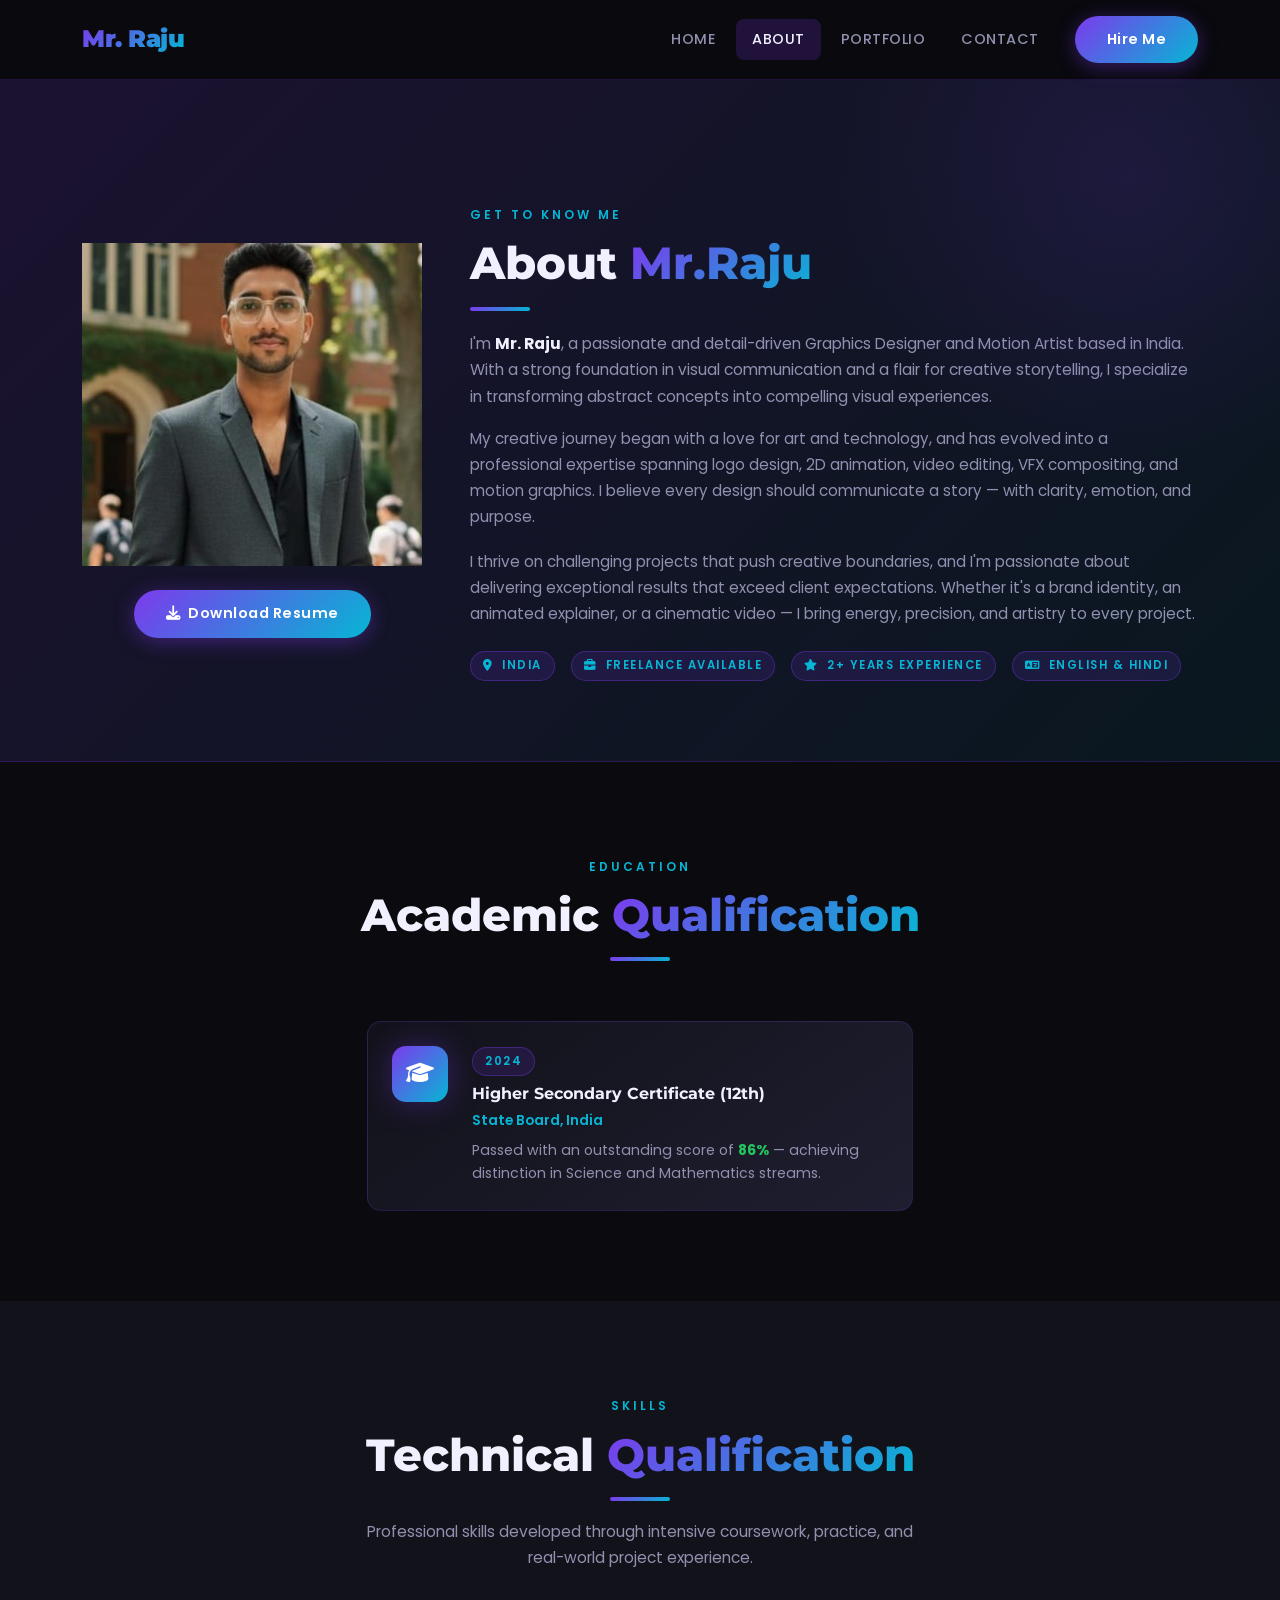
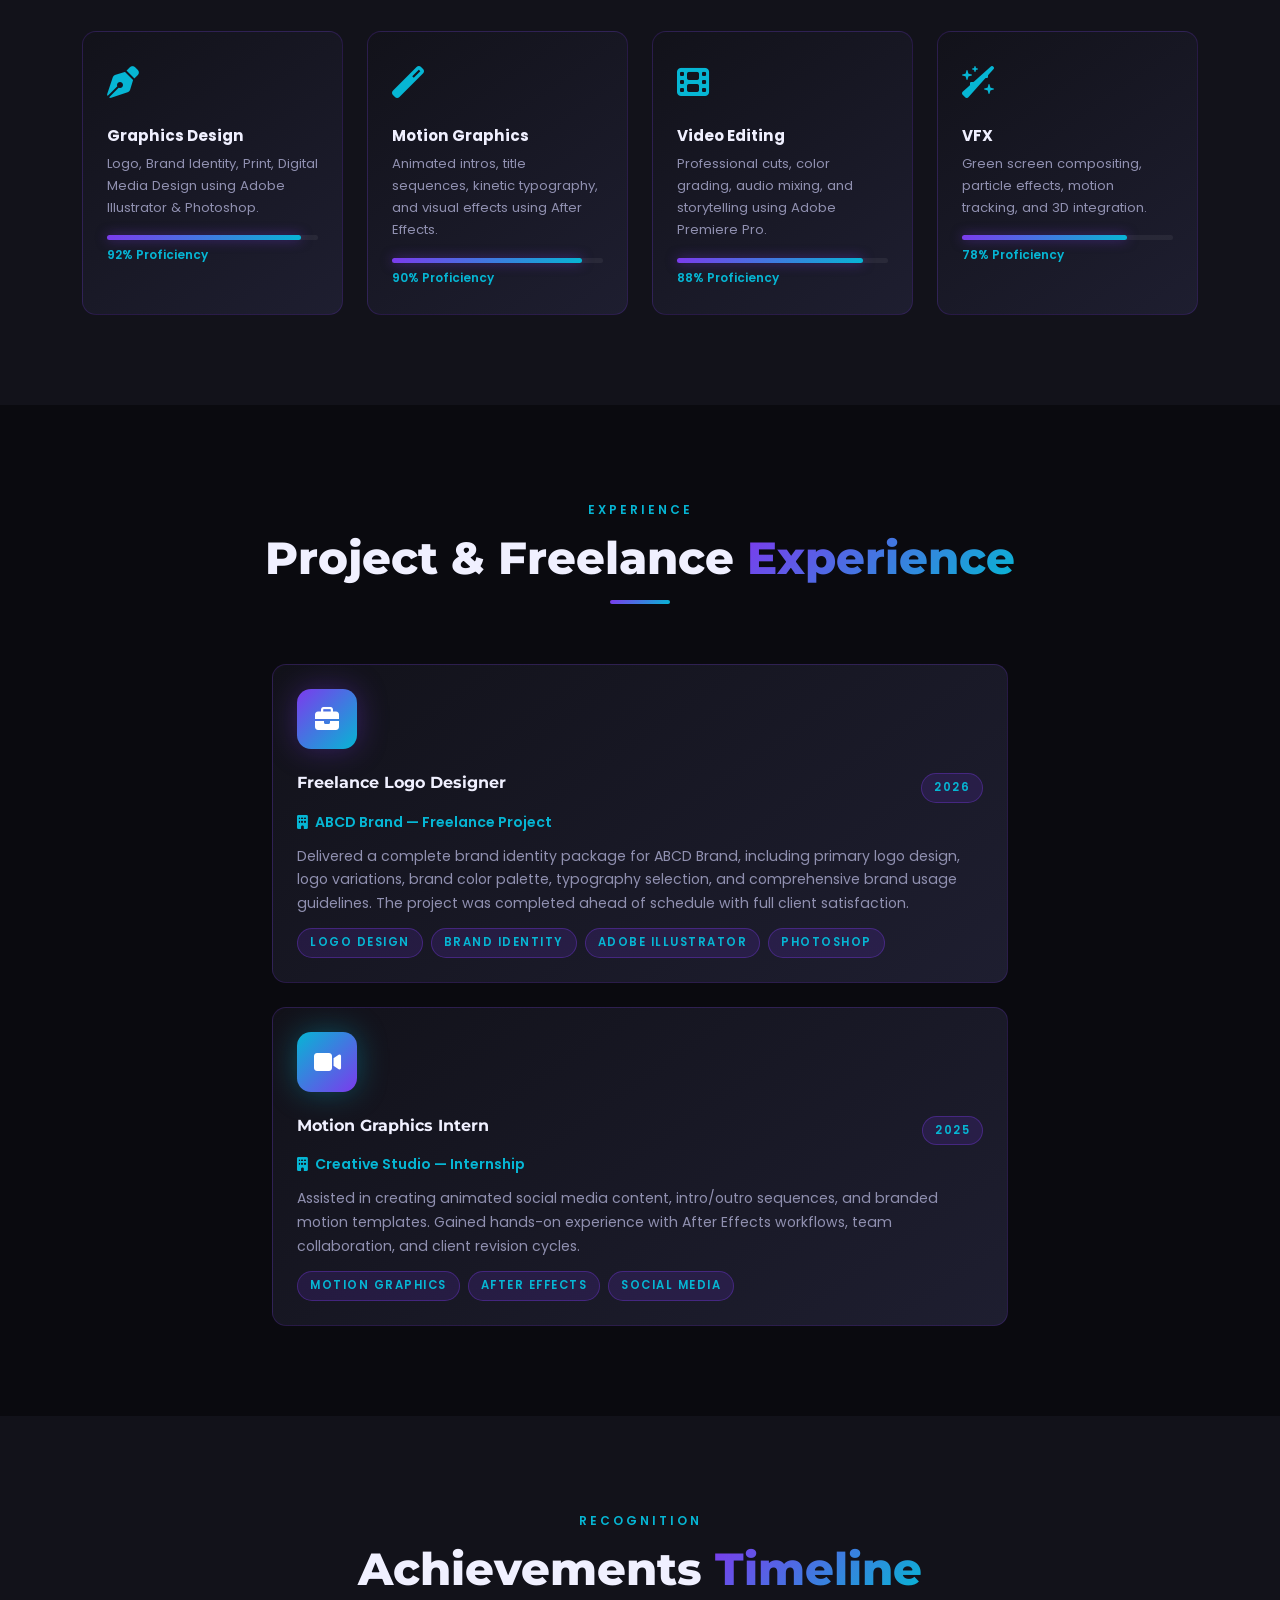
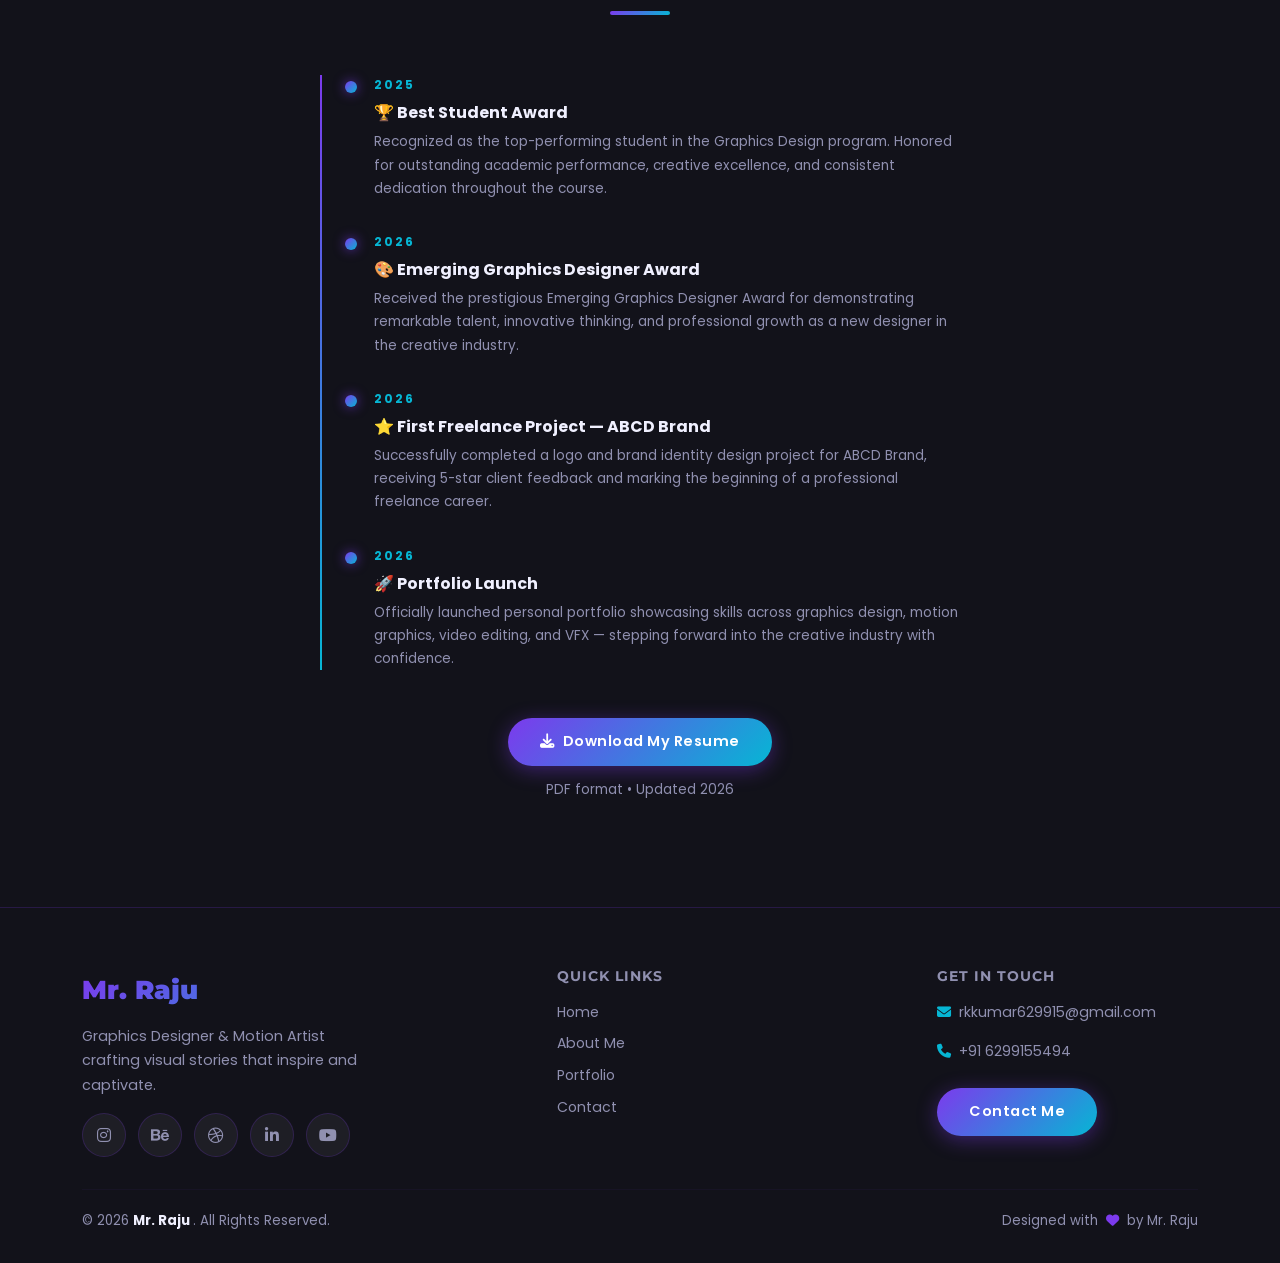
<file: about.html>
<!DOCTYPE html>
<html lang="en">
<head>
  <meta charset="UTF-8" />
  <meta name="viewport" content="width=device-width, initial-scale=1.0" />
  <title>About Me | Kunal Roshay</title>

  <!-- Bootstrap 5 CDN -->
  <link href="https://cdn.jsdelivr.net/npm/bootstrap@5.3.2/dist/css/bootstrap.min.css" rel="stylesheet" />
  <!-- Font Awesome -->
  <link href="https://cdnjs.cloudflare.com/ajax/libs/font-awesome/6.5.0/css/all.min.css" rel="stylesheet" />
  <!-- Custom CSS -->
  <link href="style.css" rel="stylesheet" />
</head>
<body>

<!-- =============================================
     NAVBAR
     ============================================= -->
<nav class="navbar navbar-expand-lg navbar-custom">
  <div class="container">
    <a class="navbar-brand" href="index.html">
      <span class="navbar-brand-text">Mr. Raju</span>
    </a>
    <button class="navbar-toggler" type="button" data-bs-toggle="collapse" data-bs-target="#mainNav">
      <span class="navbar-toggler-icon"></span>
    </button>
    <div class="collapse navbar-collapse" id="mainNav">
      <ul class="navbar-nav ms-auto align-items-lg-center gap-1">
        <li class="nav-item"><a class="nav-link" href="index.html">Home</a></li>
        <li class="nav-item"><a class="nav-link active" href="about.html">About</a></li>
        <li class="nav-item"><a class="nav-link" href="portfolio.html">Portfolio</a></li>
        <li class="nav-item"><a class="nav-link" href="contact.html">Contact</a></li>
        <li class="nav-item ms-lg-3">
          <a class="btn btn-grad btn-sm" href="contact.html">Hire Me</a>
        </li>
      </ul>
    </div>
  </div>
</nav>


<!-- =============================================
     PAGE HERO / BANNER
     ============================================= -->
<section class="page-hero">
  <div class="container">
    <div class="row align-items-center g-5">

      <!-- Profile Image -->
      <div class="col-lg-4 text-center">
        <div class=->
          <img src="images/profile pic.jpeg"
               alt= class="profile-img" />
        </div>
        <!-- Download Resume Button -->
        <div class="mt-4">
          <a href="#" class="btn btn-grad">
            <i class="fa-solid fa-download me-2"></i>Download Resume
          </a>
        </div>
      </div>

      <!-- Intro Text -->
      <div class="col-lg-8">
        <span class="section-tag">Get To Know Me</span>
        <h1 class="section-title mb-3">
          About <span class="gradient-text">Mr.Raju&nbsp;</span>
        </h1>
        <div class="section-line" style="margin:0 0 20px 0;"></div>

        <p style="color:var(--text-muted);font-size:.97rem;margin-bottom:16px;">
          I'm <strong style="color:var(--text-primary)">Mr. Raju</strong>, a passionate and detail-driven Graphics Designer and Motion Artist based in India. With a strong foundation in visual communication and a flair for creative storytelling, I specialize in transforming abstract concepts into compelling visual experiences.
        </p>
        <p style="color:var(--text-muted);font-size:.95rem;margin-bottom:20px;">
          My creative journey began with a love for art and technology, and has evolved into a professional expertise spanning logo design, 2D animation, video editing, VFX compositing, and motion graphics. I believe every design should communicate a story — with clarity, emotion, and purpose.
        </p>
        <p style="color:var(--text-muted);font-size:.95rem;">
          I thrive on challenging projects that push creative boundaries, and I'm passionate about delivering exceptional results that exceed client expectations. Whether it's a brand identity, an animated explainer, or a cinematic video — I bring energy, precision, and artistry to every project.
        </p>

        <!-- Info Pills -->
        <div class="d-flex flex-wrap gap-3 mt-4">
          <span class="badge-custom"><i class="fa-solid fa-location-dot me-1"></i> India</span>
          <span class="badge-custom"><i class="fa-solid fa-briefcase me-1"></i> Freelance Available</span>
          <span class="badge-custom"><i class="fa-solid fa-star me-1"></i> 2+ Years Experience</span>
          <span class="badge-custom"><i class="fa-solid fa-language me-1"></i> English &amp; Hindi</span>
        </div>
      </div>

    </div>
  </div>
</section>


<!-- =============================================
     ACADEMIC QUALIFICATION SECTION
     ============================================= -->
<section class="section-pad" style="background:var(--bg-dark)">
  <div class="container">

    <div class="section-header">
      <span class="section-tag">Education</span>
      <h2 class="section-title">Academic <span class="gradient-text">Qualification</span></h2>
      <div class="section-line"></div>
    </div>

    <div class="row g-4 justify-content-center">

      <!-- Academic Card -->
      <div class="col-md-8 col-lg-6">
        <div class="glass-card p-4">
          <div class="d-flex align-items-start gap-4">
            <div style="width:56px;height:56px;border-radius:14px;background:var(--grad-main);display:flex;align-items:center;justify-content:center;flex-shrink:0;box-shadow:var(--glow-purple);">
              <i class="fa-solid fa-graduation-cap" style="font-size:1.4rem;color:#fff;"></i>
            </div>
            <div>
              <span class="badge-custom mb-2 d-inline-block">2024</span>
              <h5 style="font-size:1rem;font-weight:700;margin-bottom:6px;">Higher Secondary Certificate (12th)</h5>
              <p style="color:var(--accent-2);font-size:.85rem;font-weight:600;margin-bottom:6px;">State Board, India</p>
              <p style="color:var(--text-muted);font-size:.88rem;margin:0;">Passed with an outstanding score of <strong style="color:#22c55e;">86%</strong> — achieving distinction in Science and Mathematics streams.</p>
            </div>
          </div>
        </div>
      </div>

    </div>
  </div>
</section>


<!-- =============================================
     TECHNICAL QUALIFICATION SECTION
     ============================================= -->
<section class="section-pad" style="background:var(--bg-card)">
  <div class="container">

    <div class="section-header">
      <span class="section-tag">Skills</span>
      <h2 class="section-title">Technical <span class="gradient-text">Qualification</span></h2>
      <div class="section-line"></div>
      <p class="section-sub">Professional skills developed through intensive coursework, practice, and real-world project experience.</p>
    </div>

    <div class="row g-4">

      <!-- Qual 1 -->
      <div class="col-sm-6 col-lg-3">
        <div class="qual-card h-100">
          <div class="qual-icon"><i class="fa-solid fa-pen-nib"></i></div>
          <div class="qual-title">Graphics Design</div>
          <div class="qual-sub">Logo, Brand Identity, Print, Digital Media Design using Adobe Illustrator &amp; Photoshop.</div>
          <div class="mt-3">
            <div class="progress mt-2" style="height:5px;">
              <div class="progress-bar" style="width:92%;"></div>
            </div>
            <small style="color:var(--accent-2);font-size:.75rem;font-weight:600;">92% Proficiency</small>
          </div>
        </div>
      </div>

      <!-- Qual 2 -->
      <div class="col-sm-6 col-lg-3">
        <div class="qual-card h-100">
          <div class="qual-icon"><i class="fa-solid fa-magic"></i></div>
          <div class="qual-title">Motion Graphics</div>
          <div class="qual-sub">Animated intros, title sequences, kinetic typography, and visual effects using After Effects.</div>
          <div class="mt-3">
            <div class="progress mt-2" style="height:5px;">
              <div class="progress-bar" style="width:90%;"></div>
            </div>
            <small style="color:var(--accent-2);font-size:.75rem;font-weight:600;">90% Proficiency</small>
          </div>
        </div>
      </div>

      <!-- Qual 3 -->
      <div class="col-sm-6 col-lg-3">
        <div class="qual-card h-100">
          <div class="qual-icon"><i class="fa-solid fa-film"></i></div>
          <div class="qual-title">Video Editing</div>
          <div class="qual-sub">Professional cuts, color grading, audio mixing, and storytelling using Adobe Premiere Pro.</div>
          <div class="mt-3">
            <div class="progress mt-2" style="height:5px;">
              <div class="progress-bar" style="width:88%;"></div>
            </div>
            <small style="color:var(--accent-2);font-size:.75rem;font-weight:600;">88% Proficiency</small>
          </div>
        </div>
      </div>

      <!-- Qual 4 -->
      <div class="col-sm-6 col-lg-3">
        <div class="qual-card h-100">
          <div class="qual-icon"><i class="fa-solid fa-wand-sparkles"></i></div>
          <div class="qual-title">VFX</div>
          <div class="qual-sub">Green screen compositing, particle effects, motion tracking, and 3D integration.</div>
          <div class="mt-3">
            <div class="progress mt-2" style="height:5px;">
              <div class="progress-bar" style="width:78%;"></div>
            </div>
            <small style="color:var(--accent-2);font-size:.75rem;font-weight:600;">78% Proficiency</small>
          </div>
        </div>
      </div>

    </div>
  </div>
</section>


<!-- =============================================
     PROJECT / FREELANCE EXPERIENCE SECTION
     ============================================= -->
<section class="section-pad" style="background:var(--bg-dark)">
  <div class="container">

    <div class="section-header">
      <span class="section-tag">Experience</span>
      <h2 class="section-title">Project &amp; Freelance <span class="gradient-text">Experience</span></h2>
      <div class="section-line"></div>
    </div>

    <div class="row g-4 justify-content-center">

      <!-- Experience Card -->
      <div class="col-lg-8">
        <div class="glass-card p-4">
          <div class="d-flex align-items-start gap-4 flex-wrap">
            <div style="width:60px;height:60px;border-radius:14px;background:var(--grad-main);display:flex;align-items:center;justify-content:center;flex-shrink:0;box-shadow:var(--glow-purple);">
              <i class="fa-solid fa-briefcase" style="font-size:1.5rem;color:#fff;"></i>
            </div>
            <div class="flex-grow-1">
              <div class="d-flex justify-content-between flex-wrap gap-2 mb-2">
                <h5 style="font-size:1rem;font-weight:700;margin:0;">Freelance Logo Designer</h5>
                <span class="badge-custom">2026</span>
              </div>
              <p style="color:var(--accent-2);font-size:.88rem;font-weight:600;margin-bottom:10px;">
                <i class="fa-solid fa-building me-1"></i> ABCD Brand — Freelance Project
              </p>
              <p style="color:var(--text-muted);font-size:.88rem;margin-bottom:12px;">
                Delivered a complete brand identity package for ABCD Brand, including primary logo design, logo variations, brand color palette, typography selection, and comprehensive brand usage guidelines. The project was completed ahead of schedule with full client satisfaction.
              </p>
              <div class="d-flex flex-wrap gap-2">
                <span class="badge-custom">Logo Design</span>
                <span class="badge-custom">Brand Identity</span>
                <span class="badge-custom">Adobe Illustrator</span>
                <span class="badge-custom">Photoshop</span>
              </div>
            </div>
          </div>
        </div>
      </div>

      <!-- Additional Placeholder Experience -->
      <div class="col-lg-8">
        <div class="glass-card p-4">
          <div class="d-flex align-items-start gap-4 flex-wrap">
            <div style="width:60px;height:60px;border-radius:14px;background:linear-gradient(135deg,#06b6d4,#7c3aed);display:flex;align-items:center;justify-content:center;flex-shrink:0;box-shadow:var(--glow-cyan);">
              <i class="fa-solid fa-video" style="font-size:1.5rem;color:#fff;"></i>
            </div>
            <div class="flex-grow-1">
              <div class="d-flex justify-content-between flex-wrap gap-2 mb-2">
                <h5 style="font-size:1rem;font-weight:700;margin:0;">Motion Graphics Intern</h5>
                <span class="badge-custom">2025</span>
              </div>
              <p style="color:var(--accent-2);font-size:.88rem;font-weight:600;margin-bottom:10px;">
                <i class="fa-solid fa-building me-1"></i> Creative Studio — Internship
              </p>
              <p style="color:var(--text-muted);font-size:.88rem;margin-bottom:12px;">
                Assisted in creating animated social media content, intro/outro sequences, and branded motion templates. Gained hands-on experience with After Effects workflows, team collaboration, and client revision cycles.
              </p>
              <div class="d-flex flex-wrap gap-2">
                <span class="badge-custom">Motion Graphics</span>
                <span class="badge-custom">After Effects</span>
                <span class="badge-custom">Social Media</span>
              </div>
            </div>
          </div>
        </div>
      </div>

    </div>
  </div>
</section>


<!-- =============================================
     ACHIEVEMENTS TIMELINE SECTION
     ============================================= -->
<section class="section-pad" style="background:var(--bg-card)">
  <div class="container">

    <div class="section-header">
      <span class="section-tag">Recognition</span>
      <h2 class="section-title">Achievements <span class="gradient-text">Timeline</span></h2>
      <div class="section-line"></div>
    </div>

    <div class="row justify-content-center">
      <div class="col-lg-7">
        <div class="timeline">

          <!-- Timeline Item 1 -->
          <div class="timeline-item">
            <div class="timeline-year">2025</div>
            <div class="timeline-title">🏆 Best Student Award</div>
            <div class="timeline-desc">Recognized as the top-performing student in the Graphics Design program. Honored for outstanding academic performance, creative excellence, and consistent dedication throughout the course.</div>
          </div>

          <!-- Timeline Item 2 -->
          <div class="timeline-item">
            <div class="timeline-year">2026</div>
            <div class="timeline-title">🎨 Emerging Graphics Designer Award</div>
            <div class="timeline-desc">Received the prestigious Emerging Graphics Designer Award for demonstrating remarkable talent, innovative thinking, and professional growth as a new designer in the creative industry.</div>
          </div>

          <!-- Timeline Item 3 -->
          <div class="timeline-item">
            <div class="timeline-year">2026</div>
            <div class="timeline-title">⭐ First Freelance Project — ABCD Brand</div>
            <div class="timeline-desc">Successfully completed a logo and brand identity design project for ABCD Brand, receiving 5-star client feedback and marking the beginning of a professional freelance career.</div>
          </div>

          <!-- Timeline Item 4 -->
          <div class="timeline-item" style="padding-bottom:0;">
            <div class="timeline-year">2026</div>
            <div class="timeline-title">🚀 Portfolio Launch</div>
            <div class="timeline-desc">Officially launched personal portfolio showcasing skills across graphics design, motion graphics, video editing, and VFX — stepping forward into the creative industry with confidence.</div>
          </div>

        </div>
      </div>
    </div>

    <!-- Download Resume CTA -->
    <div class="text-center mt-5">
      <a href="#" class="btn btn-grad btn-lg">
        <i class="fa-solid fa-download me-2"></i>Download My Resume
      </a>
      <p style="color:var(--text-muted);font-size:.85rem;margin-top:12px;">PDF format • Updated 2026</p>
    </div>

  </div>
</section>


<!-- =============================================
     FOOTER
     ============================================= -->
<footer class="footer">
  <div class="container">
    <div class="row g-4">
      <div class="col-lg-4">
        <div class="footer-brand">Mr. Raju&nbsp;&nbsp;</div>
        <p style="color:var(--text-muted);font-size:.9rem;max-width:300px;">Graphics Designer &amp; Motion Artist crafting visual stories that inspire and captivate.</p>
        <div class="social-links mt-3">
          <a href="https://www.instagram.com/rajuyadav8213056?igsh=MWttNXY1YmttdGg4NA==" class="social-btn"><i class="fab fa-instagram"></i></a>
          <a href="https://www.behance.net/ed3f9246" class="social-btn"><i class="fab fa-behance"></i></a>
          <a href="#" class="social-btn"><i class="fab fa-dribbble"></i></a>
          <a href="https://www.linkedin.com/in/raju-kumar-7ab596405?utm_source=share_via&utm_content=profile&utm_medium=member_android" class="social-btn"><i class="fab fa-linkedin-in"></i></a>
          <a href="https://www.youtube.com/@RajuVFX-1" class="social-btn"><i class="fab fa-youtube"></i></a>
        </div>
      </div>
      <div class="col-6 col-lg-2 offset-lg-1">
        <h6 style="font-weight:700;margin-bottom:16px;font-size:.85rem;letter-spacing:1px;text-transform:uppercase;color:var(--text-muted)">Quick Links</h6>
        <ul class="list-unstyled" style="font-size:.88rem;">
          <li class="mb-2"><a href="index.html" style="color:var(--text-muted)">Home</a></li>
          <li class="mb-2"><a href="about.html" style="color:var(--text-muted)">About Me</a></li>
          <li class="mb-2"><a href="portfolio.html" style="color:var(--text-muted)">Portfolio</a></li>
          <li class="mb-2"><a href="contact.html" style="color:var(--text-muted)">Contact</a></li>
        </ul>
      </div>
      <div class="col-lg-3 offset-lg-2">
        <h6 style="font-weight:700;margin-bottom:16px;font-size:.85rem;letter-spacing:1px;text-transform:uppercase;color:var(--text-muted)">Get In Touch</h6>
        <p style="color:var(--text-muted);font-size:.88rem;"><i class="fa-solid fa-envelope me-2 text-accent-2"></i>rkkumar629915@gmail.com</p>
        <p style="color:var(--text-muted);font-size:.88rem;"><i class="fa-solid fa-phone me-2 text-accent-2"></i>+91 6299155494</p>
        <a href="contact.html" class="btn btn-grad btn-sm mt-2">Contact Me</a>
      </div>
    </div>
    <hr class="footer-divider" />
    <div class="d-flex flex-wrap justify-content-between align-items-center gap-2">
      <p class="footer-copy mb-0">&copy; 2026 <strong style="color:var(--text-primary)">Mr. Raju&nbsp;</strong>. All Rights Reserved.</p>
      <p class="footer-copy mb-0">Designed with <i class="fa-solid fa-heart text-accent-1 mx-1"></i> by Mr. Raju</p>
    </div>
  </div>
</footer>


<script src="https://cdn.jsdelivr.net/npm/bootstrap@5.3.2/dist/js/bootstrap.bundle.min.js"></script>
</body>
</html>
</file>
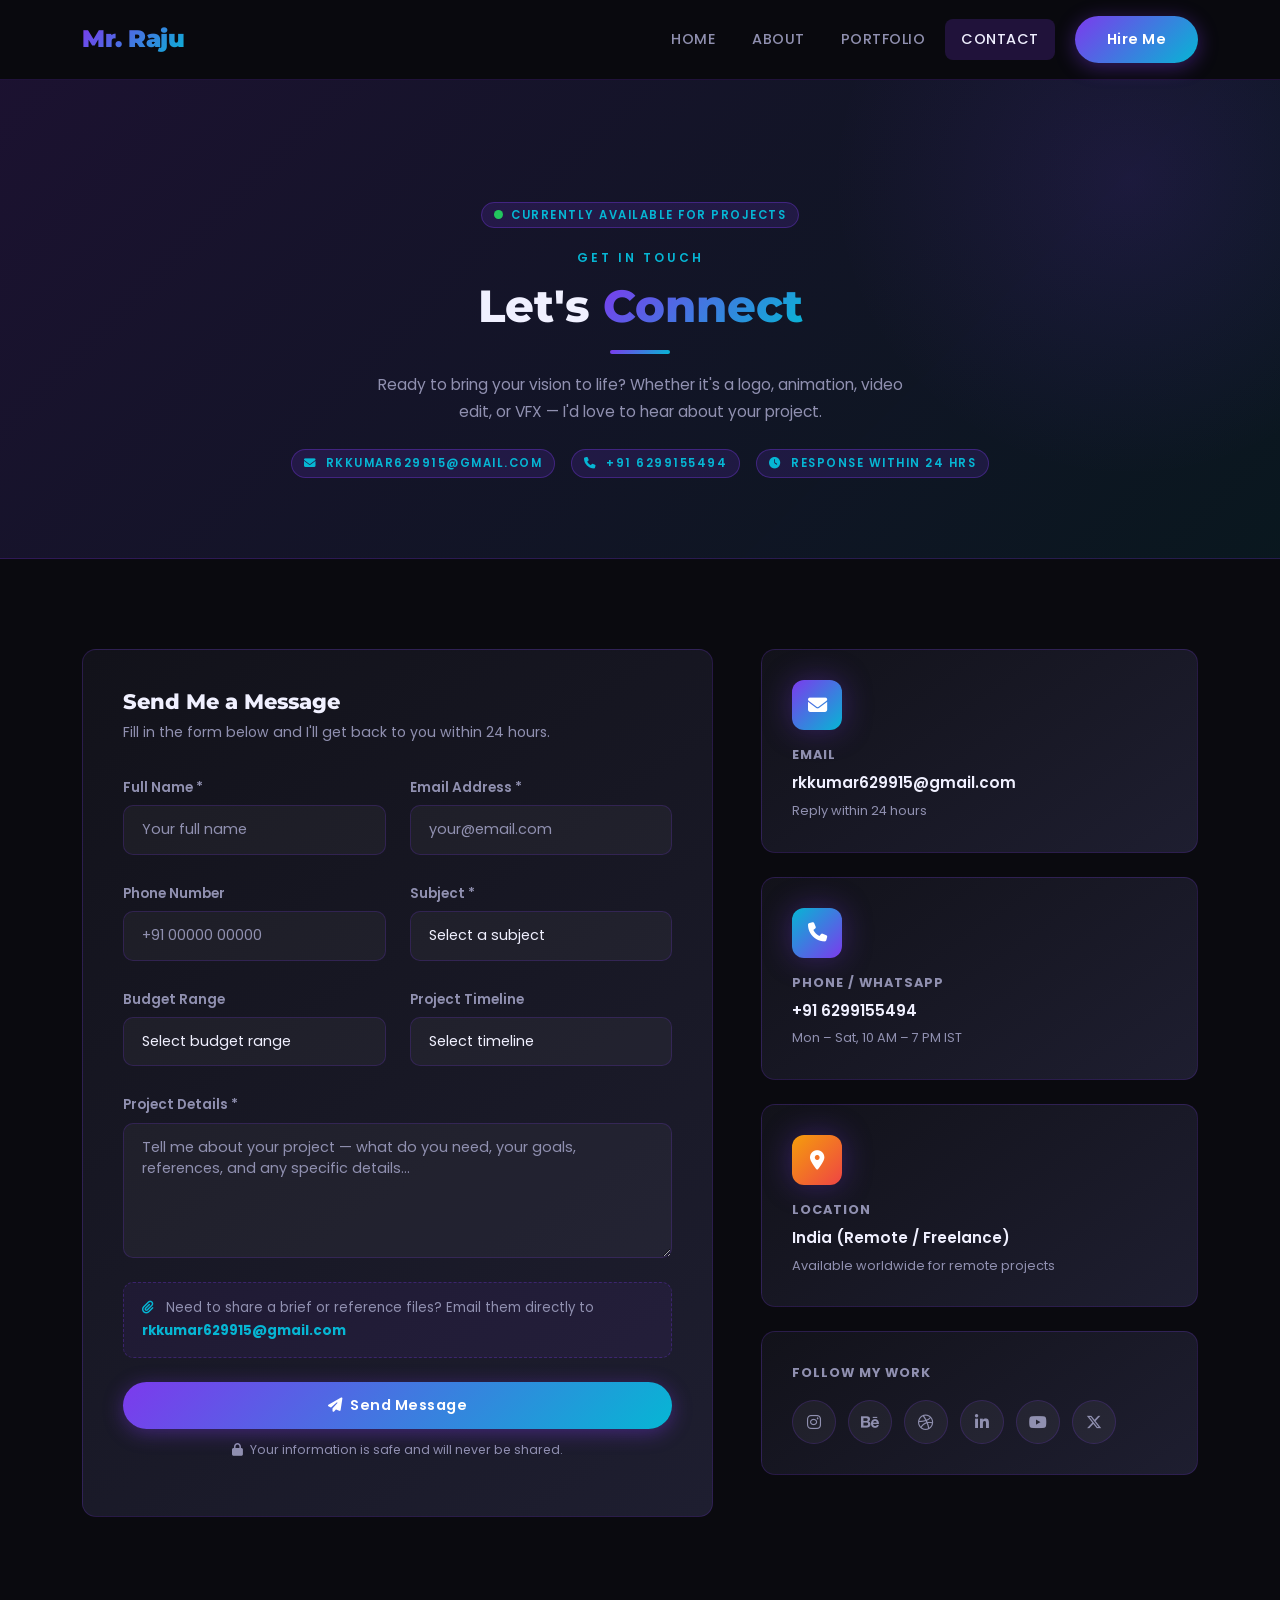
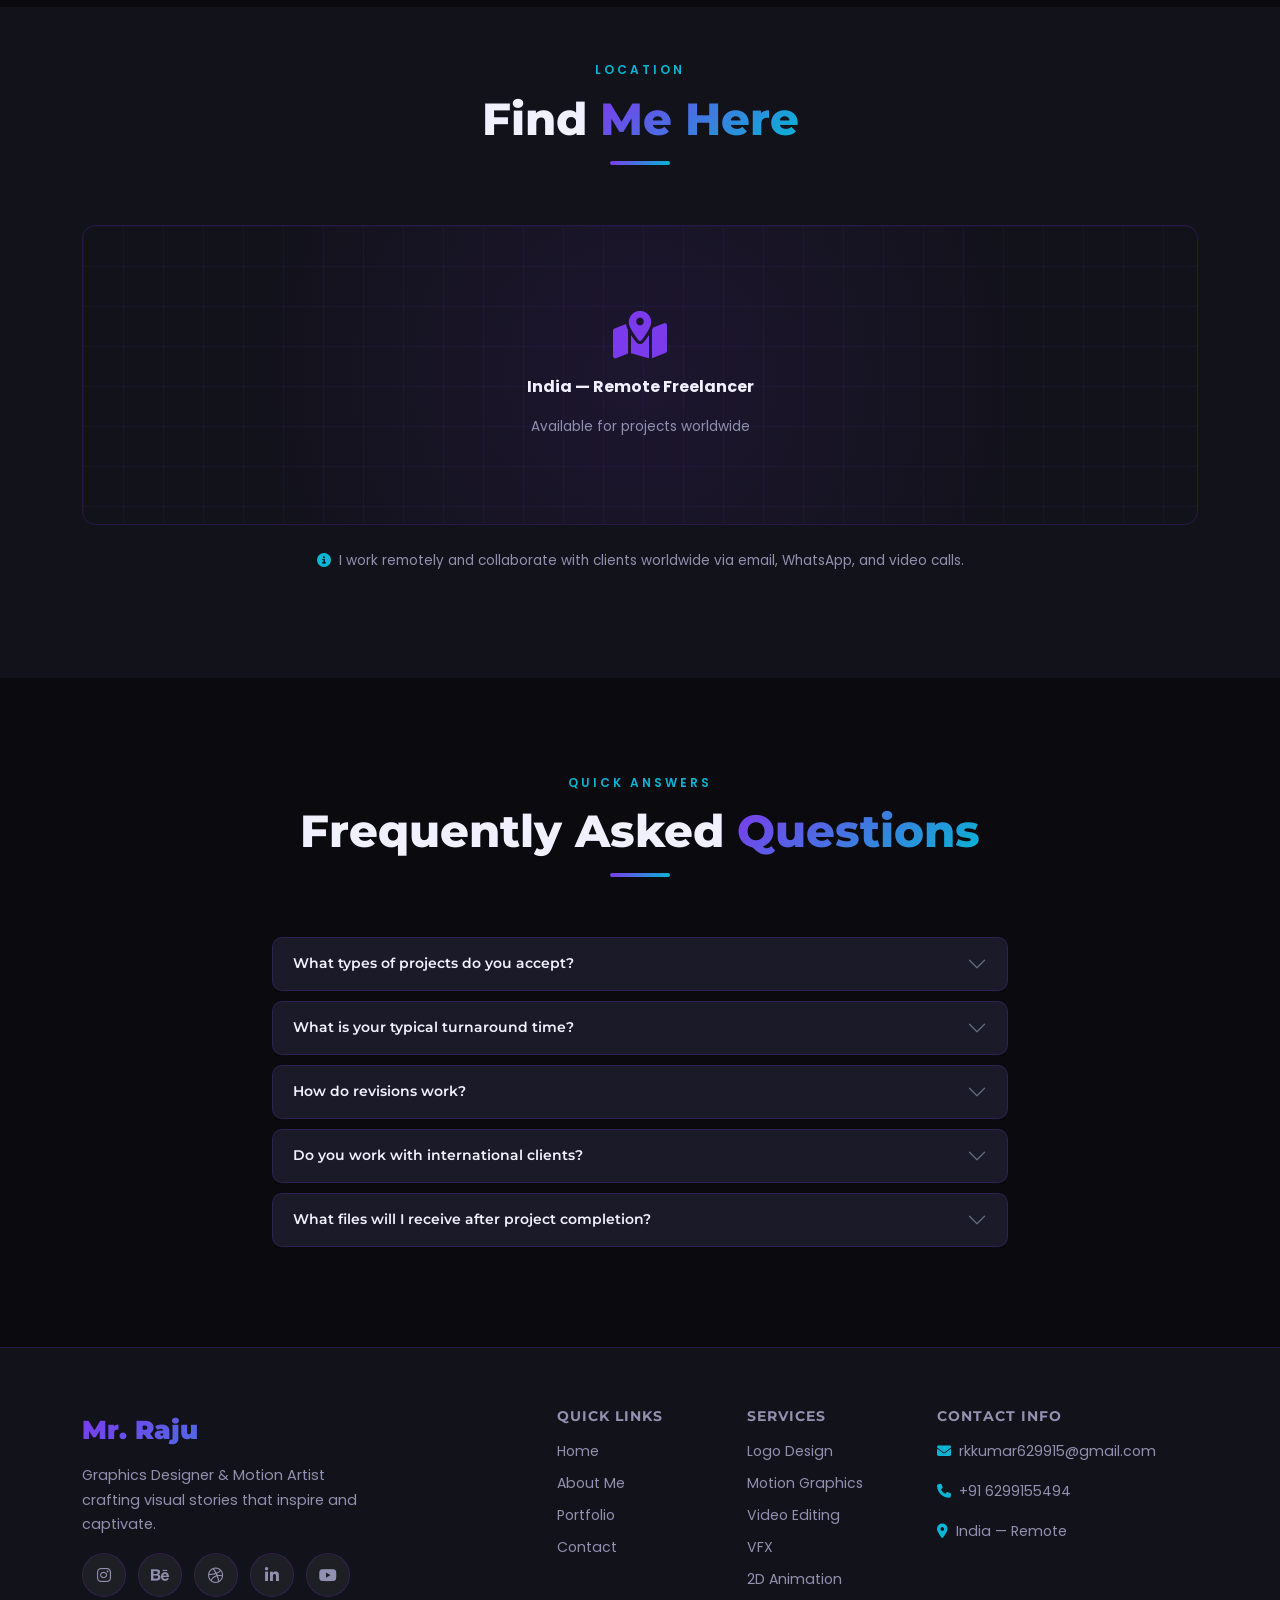
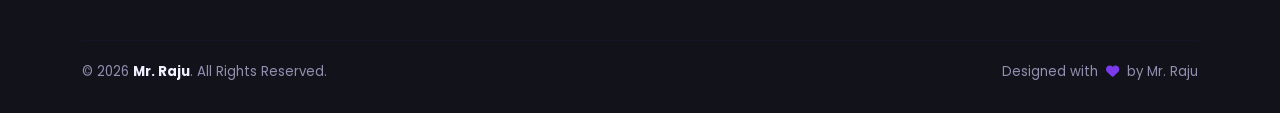
<file: contact.html>
<!DOCTYPE html>
<html lang="en">
<head>
  <meta charset="UTF-8" />
  <meta name="viewport" content="width=device-width, initial-scale=1.0" />
  <title>Contact | Kunal Roshay</title>

  <!-- Bootstrap 5 CDN -->
  <link href="https://cdn.jsdelivr.net/npm/bootstrap@5.3.2/dist/css/bootstrap.min.css" rel="stylesheet" />
  <!-- Font Awesome -->
  <link href="https://cdnjs.cloudflare.com/ajax/libs/font-awesome/6.5.0/css/all.min.css" rel="stylesheet" />
  <!-- Custom CSS -->
  <link href="style.css" rel="stylesheet" />

  <style>
    /* ── Availability Indicator ── */
    .available-dot {
      display: inline-block;
      width: 9px; height: 9px;
      border-radius: 50%;
      background: #22c55e;
      margin-right: 8px;
      animation: blink 1.5s ease-in-out infinite;
    }
    @keyframes blink {
      0%, 100% { opacity: 1; }
      50% { opacity: 0.3; }
    }

    /* ── Submit Button Loading State ── */
    .btn-submit {
      position: relative;
      overflow: hidden;
    }
    .btn-submit:active { transform: scale(0.98); }

    /* ── FAQ Accordion ── */
    .accordion-item {
      background: var(--bg-card2, #1a1a28) !important;
      border: 1px solid var(--border-subtle) !important;
      border-radius: 10px !important;
      margin-bottom: 10px;
      overflow: hidden;
    }
    .accordion-button {
      background: transparent !important;
      color: var(--text-primary, #f0f0ff) !important;
      font-weight: 600;
      font-size: .9rem;
      box-shadow: none !important;
    }
    .accordion-button:not(.collapsed) {
      color: var(--accent-2, #06b6d4) !important;
    }
    .accordion-button::after {
      filter: brightness(3);
    }
    .accordion-body {
      color: var(--text-muted, #9090b0);
      font-size: .88rem;
    }
  </style>
</head>
<body>

<!-- =============================================
     NAVBAR
     ============================================= -->
<nav class="navbar navbar-expand-lg navbar-custom">
  <div class="container">
    <a class="navbar-brand" href="index.html">
      <span class="navbar-brand-text">Mr. Raju&nbsp;</span>
    </a>
    <button class="navbar-toggler" type="button" data-bs-toggle="collapse" data-bs-target="#mainNav">
      <span class="navbar-toggler-icon"></span>
    </button>
    <div class="collapse navbar-collapse" id="mainNav">
      <ul class="navbar-nav ms-auto align-items-lg-center gap-1">
        <li class="nav-item"><a class="nav-link" href="index.html">Home</a></li>
        <li class="nav-item"><a class="nav-link" href="about.html">About</a></li>
        <li class="nav-item"><a class="nav-link" href="portfolio.html">Portfolio</a></li>
        <li class="nav-item"><a class="nav-link active" href="contact.html">Contact</a></li>
        <li class="nav-item ms-lg-3">
          <a class="btn btn-grad btn-sm" href="contact.html">Hire Me</a>
        </li>
      </ul>
    </div>
  </div>
</nav>


<!-- =============================================
     CONTACT HERO / BANNER
     ============================================= -->
<section class="page-hero text-center">
  <div class="container">
    <!-- Availability Badge -->
    <div class="mb-3">
      <span class="badge-custom">
        <span class="available-dot"></span>Currently Available for Projects
      </span>
    </div>

    <span class="section-tag">Get In Touch</span>
    <h1 class="section-title mb-3">Let's <span class="gradient-text">Connect</span></h1>
    <div class="section-line"></div>
    <p class="section-sub" style="max-width:560px;margin:16px auto 0;">
      Ready to bring your vision to life? Whether it's a logo, animation, video edit, or VFX — I'd love to hear about your project.
    </p>

    <!-- Quick Contact Chips -->
    <div class="d-flex flex-wrap justify-content-center gap-3 mt-4">
      <a href="mailto:kunal@example.com" class="badge-custom text-decoration-none">
        <i class="fa-solid fa-envelope me-1"></i> rkkumar629915@gmail.com
      </a>
      <a href="tel:+919999900000" class="badge-custom text-decoration-none">
      <i class="fa-solid fa-phone me-1"></i> +91 6299155494 </a>
      <span class="badge-custom">
        <i class="fa-solid fa-clock me-1"></i> Response within 24 hrs
      </span>
    </div>
  </div>
</section>


<!-- =============================================
     CONTACT FORM + INFO SECTION
     ============================================= -->
<section class="section-pad" style="background:var(--bg-dark)">
  <div class="container">
    <div class="row g-5">

      <!-- ── Contact Form ── -->
      <div class="col-lg-7">
        <div class="contact-form-card">
          <h3 style="font-size:1.3rem;font-weight:800;margin-bottom:6px;">Send Me a Message</h3>
          <p style="color:var(--text-muted);font-size:.88rem;margin-bottom:28px;">Fill in the form below and I'll get back to you within 24 hours.</p>

          <!-- NOTE: This is a static HTML form. For real submissions, connect to a backend or form service. -->
          <div class="row g-4">

            <!-- Name -->
            <div class="col-md-6">
              <label class="form-label">Full Name *</label>
              <input type="text" class="form-control" placeholder="Your full name" />
            </div>

            <!-- Email -->
            <div class="col-md-6">
              <label class="form-label">Email Address *</label>
              <input type="email" class="form-control" placeholder="your@email.com" />
            </div>

            <!-- Phone -->
            <div class="col-md-6">
              <label class="form-label">Phone Number</label>
              <input type="tel" class="form-control" placeholder="+91 00000 00000" />
            </div>

            <!-- Subject -->
            <div class="col-md-6">
              <label class="form-label">Subject *</label>
              <select class="form-select">
                <option value="" disabled selected>Select a subject</option>
                <option>Logo &amp; Brand Design</option>
                <option>Motion Graphics</option>
                <option>Video Editing</option>
                <option>VFX</option>
                <option>2D Animation</option>
                <option>Social Media Creatives</option>
                <option>Other</option>
              </select>
            </div>

            <!-- Budget -->
            <div class="col-md-6">
              <label class="form-label">Budget Range</label>
              <select class="form-select">
                <option value="" disabled selected>Select budget range</option>
                <option>Under ₹5,000</option>
                <option>₹5,000 – ₹15,000</option>
                <option>₹15,000 – ₹30,000</option>
                <option>₹30,000+</option>
                <option>Let's discuss</option>
              </select>
            </div>

            <!-- Timeline -->
            <div class="col-md-6">
              <label class="form-label">Project Timeline</label>
              <select class="form-select">
                <option value="" disabled selected>Select timeline</option>
                <option>ASAP (1–3 days)</option>
                <option>1 Week</option>
                <option>2 Weeks</option>
                <option>1 Month</option>
                <option>Flexible</option>
              </select>
            </div>

            <!-- Message -->
            <div class="col-12">
              <label class="form-label">Project Details *</label>
              <textarea class="form-control" rows="5" placeholder="Tell me about your project — what do you need, your goals, references, and any specific details..."></textarea>
            </div>

            <!-- Attach File Note -->
            <div class="col-12">
              <div style="background:rgba(124,58,237,0.07);border:1px dashed rgba(124,58,237,0.3);border-radius:10px;padding:14px 18px;font-size:.83rem;color:var(--text-muted);">
                <i class="fa-solid fa-paperclip me-2 text-accent-2"></i>
                Need to share a brief or reference files? Email them directly to <strong style="color:var(--accent-2)">rkkumar629915@gmail.com</strong>
              </div>
            </div>

            <!-- Submit -->
            <div class="col-12">
              <button type="button" class="btn btn-grad btn-lg w-100 btn-submit">
                <i class="fa-solid fa-paper-plane me-2"></i>Send Message
              </button>
              <p style="color:var(--text-muted);font-size:.78rem;text-align:center;margin-top:10px;">
                <i class="fa-solid fa-lock me-1"></i> Your information is safe and will never be shared.
              </p>
            </div>

          </div>
        </div>
      </div><!-- /form col -->


      <!-- ── Contact Info Sidebar ── -->
      <div class="col-lg-5">

        <!-- Info Cards -->
        <div class="d-flex flex-column gap-4">

          <!-- Email -->
          <div class="contact-info-card">
            <div class="contact-info-icon">
              <i class="fa-solid fa-envelope"></i>
            </div>
            <div class="contact-info-title">Email</div>
            <div class="contact-info-val">rkkumar629915@gmail.com</div>
            <div style="font-size:.8rem;color:var(--text-muted);margin-top:4px;">Reply within 24 hours</div>
          </div>

          <!-- Phone -->
          <div class="contact-info-card">
            <div class="contact-info-icon" style="background:linear-gradient(135deg,#06b6d4,#7c3aed);">
              <i class="fa-solid fa-phone"></i>
            </div>
            <div class="contact-info-title">Phone / WhatsApp</div>
            <div class="contact-info-val">+91 6299155494</div>
            <div style="font-size:.8rem;color:var(--text-muted);margin-top:4px;">Mon – Sat, 10 AM – 7 PM IST</div>
          </div>

          <!-- Address -->
          <div class="contact-info-card">
            <div class="contact-info-icon" style="background:linear-gradient(135deg,#f59e0b,#ef4444);">
              <i class="fa-solid fa-location-dot"></i>
            </div>
            <div class="contact-info-title">Location</div>
            <div class="contact-info-val">India (Remote / Freelance)</div>
            <div style="font-size:.8rem;color:var(--text-muted);margin-top:4px;">Available worldwide for remote projects</div>
          </div>

          <!-- Social Media -->
          <div class="contact-info-card">
            <div class="contact-info-title mb-3">Follow My Work</div>
            <div class="social-links">
              <a href="https://www.instagram.com/rajuyadav8213056?igsh=MWttNXY1YmttdGg4NA==" class="social-btn" title="Instagram"><i class="fab fa-instagram"></i></a>
              <a href="https://www.behance.net/ed3f9246" class="social-btn" title="Behance"><i class="fab fa-behance"></i></a>
              <a href="#" class="social-btn" title="Dribbble"><i class="fab fa-dribbble"></i></a>
              <a href="https://www.linkedin.com/in/raju-kumar-7ab596405?utm_source=share_via&utm_content=profile&utm_medium=member_android" class="social-btn" title="LinkedIn"><i class="fab fa-linkedin-in"></i></a>
              <a href="https://www.youtube.com/@RajuVFX-1" class="social-btn" title="YouTube"><i class="fab fa-youtube"></i></a>
              <a href="#" class="social-btn" title="Twitter / X"><i class="fab fa-x-twitter"></i></a>
            </div>
          </div>

        </div><!-- /info cards -->
      </div><!-- /sidebar col -->

    </div><!-- /row -->
  </div>
</section>


<!-- =============================================
     MAP PLACEHOLDER SECTION
     ============================================= -->
<section class="section-pad" style="background:var(--bg-card);padding-top:0;">
  <div class="container">

    <div class="section-header pt-5">
      <span class="section-tag">Location</span>
      <h2 class="section-title">Find <span class="gradient-text">Me Here</span></h2>
      <div class="section-line"></div>
    </div>

    <!-- Map Placeholder -->
    <div class="map-placeholder">
      <i class="fa-solid fa-map-location-dot"></i>
      <div style="font-weight:700;font-size:1rem;color:var(--text-primary);position:relative;z-index:1;">India — Remote Freelancer</div>
      <div style="font-size:.85rem;color:var(--text-muted);position:relative;z-index:1;">Available for projects worldwide</div>
      <!-- Grid pattern overlay -->
      <div style="position:absolute;inset:0;background-image:linear-gradient(rgba(124,58,237,0.07) 1px,transparent 1px),linear-gradient(90deg,rgba(124,58,237,0.07) 1px,transparent 1px);background-size:40px 40px;pointer-events:none;"></div>
    </div>

    <!-- Map Note -->
    <div class="text-center mt-4">
      <p style="color:var(--text-muted);font-size:.85rem;">
        <i class="fa-solid fa-circle-info me-1 text-accent-2"></i>
        I work remotely and collaborate with clients worldwide via email, WhatsApp, and video calls.
      </p>
    </div>

  </div>
</section>


<!-- =============================================
     FAQ SECTION
     ============================================= -->
<section class="section-pad" style="background:var(--bg-dark)">
  <div class="container">

    <div class="section-header">
      <span class="section-tag">Quick Answers</span>
      <h2 class="section-title">Frequently Asked <span class="gradient-text">Questions</span></h2>
      <div class="section-line"></div>
    </div>

    <div class="row justify-content-center">
      <div class="col-lg-8">

        <div class="accordion" id="faqAccordion">

          <div class="accordion-item">
            <h2 class="accordion-header">
              <button class="accordion-button collapsed" type="button" data-bs-toggle="collapse" data-bs-target="#faq1">
                What types of projects do you accept?
              </button>
            </h2>
            <div id="faq1" class="accordion-collapse collapse" data-bs-parent="#faqAccordion">
              <div class="accordion-body">I accept a wide range of creative projects including logo and brand identity design, motion graphics, 2D animation, video editing (reels, films, corporate), VFX compositing, and social media content creation.</div>
            </div>
          </div>

          <div class="accordion-item">
            <h2 class="accordion-header">
              <button class="accordion-button collapsed" type="button" data-bs-toggle="collapse" data-bs-target="#faq2">
                What is your typical turnaround time?
              </button>
            </h2>
            <div id="faq2" class="accordion-collapse collapse" data-bs-parent="#faqAccordion">
              <div class="accordion-body">Turnaround varies by project scope. A logo design typically takes 3–7 days, a motion graphic 5–10 days, and full video editing projects 7–14 days. I always confirm timelines before starting any project.</div>
            </div>
          </div>

          <div class="accordion-item">
            <h2 class="accordion-header">
              <button class="accordion-button collapsed" type="button" data-bs-toggle="collapse" data-bs-target="#faq3">
                How do revisions work?
              </button>
            </h2>
            <div id="faq3" class="accordion-collapse collapse" data-bs-parent="#faqAccordion">
              <div class="accordion-body">All projects include 2 rounds of revisions at no extra charge. Additional revisions beyond that are billed at an hourly rate. I ensure open communication throughout to minimize unnecessary revisions.</div>
            </div>
          </div>

          <div class="accordion-item">
            <h2 class="accordion-header">
              <button class="accordion-button collapsed" type="button" data-bs-toggle="collapse" data-bs-target="#faq4">
                Do you work with international clients?
              </button>
            </h2>
            <div id="faq4" class="accordion-collapse collapse" data-bs-parent="#faqAccordion">
              <div class="accordion-body">Yes! I work with clients from around the world. Communication is primarily via email, WhatsApp, or video calls. Payments are accepted via bank transfer, UPI, or PayPal.</div>
            </div>
          </div>

          <div class="accordion-item">
            <h2 class="accordion-header">
              <button class="accordion-button collapsed" type="button" data-bs-toggle="collapse" data-bs-target="#faq5">
                What files will I receive after project completion?
              </button>
            </h2>
            <div id="faq5" class="accordion-collapse collapse" data-bs-parent="#faqAccordion">
              <div class="accordion-body">For design projects, you receive high-res files in AI, EPS, PDF, PNG, and JPG. For video and animation, you receive the final rendered MP4 in 1080p or 4K. Source files can be provided upon request for an additional fee.</div>
            </div>
          </div>

        </div><!-- /accordion -->

      </div>
    </div>
  </div>
</section>


<!-- =============================================
     FOOTER
     ============================================= -->
<footer class="footer">
  <div class="container">
    <div class="row g-4">
      <div class="col-lg-4">
        <div class="footer-brand">Mr. Raju</div>
        <p style="color:var(--text-muted);font-size:.9rem;max-width:300px;">Graphics Designer &amp; Motion Artist crafting visual stories that inspire and captivate.</p>
        <div class="social-links mt-3">
          <a href="https://www.instagram.com/rajuyadav8213056?igsh=MWttNXY1YmttdGg4NA==" class="social-btn"><i class="fab fa-instagram"></i></a>
          <a href="https://www.behance.net/ed3f9246" class="social-btn"><i class="fab fa-behance"></i></a>
          <a href="#" class="social-btn"><i class="fab fa-dribbble"></i></a>
          <a href="https://www.linkedin.com/in/raju-kumar-7ab596405?utm_source=share_via&utm_content=profile&utm_medium=member_android" class="social-btn"><i class="fab fa-linkedin-in"></i></a>
          <a href="https://www.youtube.com/@RajuVFX-1" class="social-btn"><i class="fab fa-youtube"></i></a>
        </div>
      </div>
      <div class="col-6 col-lg-2 offset-lg-1">
        <h6 style="font-weight:700;margin-bottom:16px;font-size:.85rem;letter-spacing:1px;text-transform:uppercase;color:var(--text-muted)">Quick Links</h6>
        <ul class="list-unstyled" style="font-size:.88rem;">
          <li class="mb-2"><a href="index.html" style="color:var(--text-muted)">Home</a></li>
          <li class="mb-2"><a href="about.html" style="color:var(--text-muted)">About Me</a></li>
          <li class="mb-2"><a href="portfolio.html" style="color:var(--text-muted)">Portfolio</a></li>
          <li class="mb-2"><a href="contact.html" style="color:var(--text-muted)">Contact</a></li>
        </ul>
      </div>
      <div class="col-6 col-lg-2">
        <h6 style="font-weight:700;margin-bottom:16px;font-size:.85rem;letter-spacing:1px;text-transform:uppercase;color:var(--text-muted)">Services</h6>
        <ul class="list-unstyled" style="font-size:.88rem;">
          <li class="mb-2" style="color:var(--text-muted)">Logo Design</li>
          <li class="mb-2" style="color:var(--text-muted)">Motion Graphics</li>
          <li class="mb-2" style="color:var(--text-muted)">Video Editing</li>
          <li class="mb-2" style="color:var(--text-muted)">VFX</li>
          <li class="mb-2" style="color:var(--text-muted)">2D Animation</li>
        </ul>
      </div>
      <div class="col-lg-3">
        <h6 style="font-weight:700;margin-bottom:16px;font-size:.85rem;letter-spacing:1px;text-transform:uppercase;color:var(--text-muted)">Contact Info</h6>
        <p style="color:var(--text-muted);font-size:.88rem;"><i class="fa-solid fa-envelope me-2 text-accent-2"></i>rkkumar629915@gmail.com</p>
        <p style="color:var(--text-muted);font-size:.88rem;"><i class="fa-solid fa-phone me-2 text-accent-2"></i>+91 6299155494</p>
        <p style="color:var(--text-muted);font-size:.88rem;"><i class="fa-solid fa-location-dot me-2 text-accent-2"></i>India — Remote</p>
      </div>
    </div>
    <hr class="footer-divider" />
    <div class="d-flex flex-wrap justify-content-between align-items-center gap-2">
      <p class="footer-copy mb-0">&copy; 2026 <strong style="color:var(--text-primary)">Mr.  Raju</strong>. All Rights Reserved.</p>
      <p class="footer-copy mb-0">Designed with <i class="fa-solid fa-heart text-accent-1 mx-1"></i> by Mr. Raju</p>
    </div>
  </div>
</footer>


<script src="https://cdn.jsdelivr.net/npm/bootstrap@5.3.2/dist/js/bootstrap.bundle.min.js"></script>
</body>
</html>
</file>
<file: style.css>
/* =============================================
   KUNAL ROSHAY PORTFOLIO - GLOBAL STYLES
   ============================================= */

@import url('https://fonts.googleapis.com/css2?family=Poppins:wght@300;400;500;600;700;800;900&family=Montserrat:wght@400;600;700;800;900&display=swap');

/* ── CSS Variables ── */
:root {
  --bg-dark:        #0a0a0f;
  --bg-card:        #12121a;
  --bg-card2:       #1a1a28;
  --accent-1:       #7c3aed;
  --accent-2:       #06b6d4;
  --accent-3:       #f59e0b;
  --grad-main:      linear-gradient(135deg, #7c3aed 0%, #06b6d4 100%);
  --grad-warm:      linear-gradient(135deg, #f59e0b 0%, #ef4444 100%);
  --grad-card:      linear-gradient(145deg, #12121a, #1e1e30);
  --text-primary:   #f0f0ff;
  --text-muted:     #9090b0;
  --border-subtle:  rgba(124, 58, 237, 0.2);
  --glow-purple:    0 0 30px rgba(124, 58, 237, 0.35);
  --glow-cyan:      0 0 30px rgba(6, 182, 212, 0.35);
  --radius:         14px;
  --transition:     all 0.35s cubic-bezier(0.4, 0, 0.2, 1);
}

/* ── Base ── */
*, *::before, *::after { box-sizing: border-box; margin: 0; padding: 0; }

html { scroll-behavior: smooth; }

body {
  font-family: 'Poppins', sans-serif;
  background-color: var(--bg-dark);
  color: var(--text-primary);
  line-height: 1.7;
  overflow-x: hidden;
}

h1,h2,h3,h4,h5,h6 { font-family: 'Montserrat', sans-serif; font-weight: 800; }

a { color: inherit; text-decoration: none; transition: var(--transition); }

img { max-width: 100%; height: auto; }

/* ── Scrollbar ── */
::-webkit-scrollbar { width: 6px; }
::-webkit-scrollbar-track { background: var(--bg-dark); }
::-webkit-scrollbar-thumb { background: var(--accent-1); border-radius: 3px; }

/* =============================================
   NAVBAR
   ============================================= */
.navbar-custom {
  background: rgba(10,10,15,0.92) !important;
  backdrop-filter: blur(18px);
  -webkit-backdrop-filter: blur(18px);
  border-bottom: 1px solid var(--border-subtle);
  padding: 14px 0;
  position: sticky;
  top: 0;
  z-index: 1050;
  transition: var(--transition);
}

.navbar-brand-text {
  font-family: 'Montserrat', sans-serif;
  font-weight: 900;
  font-size: 1.5rem;
  background: var(--grad-main);
  -webkit-background-clip: text;
  -webkit-text-fill-color: transparent;
  background-clip: text;
  letter-spacing: -0.5px;
}

.navbar-nav .nav-link {
  color: var(--text-muted) !important;
  font-weight: 500;
  font-size: 0.9rem;
  letter-spacing: 0.5px;
  padding: 8px 16px !important;
  border-radius: 8px;
  transition: var(--transition);
  text-transform: uppercase;
}

.navbar-nav .nav-link:hover,
.navbar-nav .nav-link.active {
  color: var(--text-primary) !important;
  background: var(--border-subtle);
}

.navbar-toggler {
  border: 1px solid var(--border-subtle);
  padding: 6px 10px;
}
.navbar-toggler-icon {
  filter: brightness(2);
}

/* =============================================
   HERO / CAROUSEL
   ============================================= */
.hero-carousel .carousel-item {
  height: 100vh;
  min-height: 560px;
  position: relative;
}

.hero-carousel .carousel-item::before {
  content: '';
  position: absolute;
  inset: 0;
  background: linear-gradient(135deg,
    rgba(124,58,237,0.65) 0%,
    rgba(6,182,212,0.4) 50%,
    rgba(10,10,15,0.9) 100%);
  z-index: 1;
}

.carousel-bg {
  width: 100%;
  height: 100%;
  object-fit: cover;
  filter: brightness(0.35) saturate(1.2);
}

.carousel-content {
  position: absolute;
  inset: 0;
  z-index: 2;
  display: flex;
  align-items: center;
  padding: 0 5%;
}

.hero-badge {
  display: inline-block;
  padding: 6px 18px;
  border: 1px solid rgba(6,182,212,0.5);
  border-radius: 50px;
  font-size: 0.78rem;
  letter-spacing: 2px;
  text-transform: uppercase;
  color: var(--accent-2);
  margin-bottom: 20px;
  backdrop-filter: blur(10px);
  background: rgba(6,182,212,0.08);
  animation: fadeInDown 0.7s ease both;
}

.hero-name {
  font-size: clamp(2.5rem, 7vw, 5.5rem);
  font-weight: 900;
  line-height: 1.05;
  margin-bottom: 14px;
  animation: fadeInLeft 0.8s ease 0.15s both;
}

.hero-name .gradient-text {
  background: var(--grad-main);
  -webkit-background-clip: text;
  -webkit-text-fill-color: transparent;
  background-clip: text;
}

.hero-title {
  font-size: clamp(1rem, 2.5vw, 1.4rem);
  font-weight: 500;
  color: var(--text-muted);
  margin-bottom: 18px;
  animation: fadeInLeft 0.8s ease 0.25s both;
}

.hero-desc {
  font-size: 1rem;
  color: var(--text-muted);
  max-width: 520px;
  margin-bottom: 36px;
  animation: fadeInLeft 0.8s ease 0.35s both;
}

.hero-btns { animation: fadeInUp 0.8s ease 0.45s both; }

/* =============================================
   BUTTONS
   ============================================= */
.btn-grad {
  background: var(--grad-main);
  border: none;
  color: #fff;
  font-weight: 600;
  font-size: 0.9rem;
  letter-spacing: 0.5px;
  padding: 13px 32px;
  border-radius: 50px;
  transition: var(--transition);
  box-shadow: 0 4px 20px rgba(124,58,237,0.4);
  position: relative;
  overflow: hidden;
}
.btn-grad::after {
  content: '';
  position: absolute;
  inset: 0;
  background: rgba(255,255,255,0.12);
  opacity: 0;
  transition: var(--transition);
}
.btn-grad:hover { transform: translateY(-3px); box-shadow: var(--glow-purple); color: #fff; }
.btn-grad:hover::after { opacity: 1; }

.btn-outline-grad {
  background: transparent;
  border: 2px solid var(--accent-2);
  color: var(--accent-2);
  font-weight: 600;
  font-size: 0.9rem;
  padding: 12px 32px;
  border-radius: 50px;
  transition: var(--transition);
}
.btn-outline-grad:hover {
  background: var(--accent-2);
  color: var(--bg-dark);
  transform: translateY(-3px);
  box-shadow: var(--glow-cyan);
}

/* =============================================
   SECTION SHARED
   ============================================= */
.section-pad { padding: 90px 0; }

.section-header { text-align: center; margin-bottom: 60px; }

.section-tag {
  display: inline-block;
  font-size: 0.75rem;
  letter-spacing: 3px;
  text-transform: uppercase;
  color: var(--accent-2);
  margin-bottom: 12px;
  font-weight: 600;
}

.section-title {
  font-size: clamp(1.8rem, 4vw, 2.8rem);
  font-weight: 800;
  margin-bottom: 14px;
  line-height: 1.2;
}

.section-line {
  width: 60px;
  height: 4px;
  background: var(--grad-main);
  border-radius: 2px;
  margin: 0 auto 18px;
}

.section-sub {
  color: var(--text-muted);
  max-width: 560px;
  margin: 0 auto;
  font-size: 0.97rem;
}

.gradient-text {
  background: var(--grad-main);
  -webkit-background-clip: text;
  -webkit-text-fill-color: transparent;
  background-clip: text;
}

/* =============================================
   CARDS
   ============================================= */
.glass-card {
  background: var(--grad-card);
  border: 1px solid var(--border-subtle);
  border-radius: var(--radius);
  transition: var(--transition);
  overflow: hidden;
}
.glass-card:hover {
  transform: translateY(-6px);
  border-color: rgba(124,58,237,0.45);
  box-shadow: var(--glow-purple);
}

/* ── Work Cards ── */
.work-card { position: relative; }
.work-card .card-img-wrap {
  overflow: hidden;
  height: 220px;
  position: relative;
}
.work-card .card-img-wrap img,
.work-card .card-img-wrap video {
  width: 100%;
  height: 100%;
  object-fit: cover;
  transition: transform 0.5s ease;
}
.work-card:hover .card-img-wrap img,
.work-card:hover .card-img-wrap video { transform: scale(1.08); }

.work-card .card-overlay {
  position: absolute;
  inset: 0;
  background: linear-gradient(to top, rgba(10,10,15,0.9) 0%, transparent 60%);
  opacity: 0;
  transition: var(--transition);
  display: flex;
  align-items: flex-end;
  padding: 20px;
}
.work-card:hover .card-overlay { opacity: 1; }

.work-card .card-body { padding: 20px; }
.work-card .card-title { font-size: 1rem; font-weight: 700; margin-bottom: 6px; }
.work-card .card-text { font-size: 0.85rem; color: var(--text-muted); margin-bottom: 0; }

/* =============================================
   SKILLS / PROGRESS
   ============================================= */
.skills-section { background: var(--bg-card); }

.skill-item { margin-bottom: 24px; }
.skill-label {
  display: flex;
  justify-content: space-between;
  margin-bottom: 8px;
  font-weight: 600;
  font-size: 0.9rem;
}
.skill-pct { color: var(--accent-2); }

.progress {
  height: 8px;
  background: rgba(255,255,255,0.06);
  border-radius: 50px;
  overflow: visible;
}
.progress-bar {
  border-radius: 50px;
  background: var(--grad-main);
  position: relative;
  transition: width 1.5s cubic-bezier(0.4,0,0.2,1);
  box-shadow: 0 0 12px rgba(124,58,237,0.5);
}

.tools-grid { display: grid; grid-template-columns: repeat(auto-fill, minmax(140px,1fr)); gap: 16px; }

.tool-chip {
  background: var(--grad-card);
  border: 1px solid var(--border-subtle);
  border-radius: 10px;
  padding: 16px 12px;
  text-align: center;
  font-size: 0.82rem;
  font-weight: 600;
  transition: var(--transition);
  cursor: default;
}
.tool-chip i { display: block; font-size: 1.6rem; margin-bottom: 8px; background: var(--grad-main); -webkit-background-clip: text; -webkit-text-fill-color: transparent; background-clip: text; }
.tool-chip:hover { border-color: var(--accent-1); transform: translateY(-4px); box-shadow: var(--glow-purple); }

/* =============================================
   ACHIEVEMENTS
   ============================================= */
.achieve-card {
  background: var(--grad-card);
  border: 1px solid var(--border-subtle);
  border-radius: var(--radius);
  padding: 36px 28px;
  text-align: center;
  transition: var(--transition);
  position: relative;
  overflow: hidden;
}
.achieve-card::before {
  content: '';
  position: absolute;
  top: -60px; right: -60px;
  width: 140px; height: 140px;
  border-radius: 50%;
  background: rgba(124,58,237,0.12);
}
.achieve-card:hover { transform: translateY(-6px); box-shadow: var(--glow-purple); border-color: rgba(124,58,237,0.5); }
.achieve-icon { font-size: 2.4rem; margin-bottom: 16px; }
.achieve-title { font-size: 1rem; font-weight: 700; margin-bottom: 8px; }
.achieve-desc { font-size: 0.84rem; color: var(--text-muted); margin: 0; }

/* =============================================
   ABOUT PAGE
   ============================================= */
.page-hero {
  padding: 120px 0 80px;
  background: linear-gradient(135deg, rgba(124,58,237,0.15) 0%, rgba(6,182,212,0.08) 100%);
  border-bottom: 1px solid var(--border-subtle);
  position: relative;
  overflow: hidden;
}
.page-hero::before {
  content: '';
  position: absolute;
  width: 600px; height: 600px;
  border-radius: 50%;
  background: radial-gradient(circle, rgba(124,58,237,0.12) 0%, transparent 70%);
  top: -200px; right: -150px;
}

.profile-img-wrap {
  position: relative;
  display: inline-block;
}
.profile-img-wrap::before {
  content: '';
  position: absolute;
  inset: -4px;
  border-radius: 50%;
  background: var(--grad-main);
  z-index: -1;
}
.profile-img {
  width: 220px;
  height: 220px;
  border-radius: 50%;
  object-fit: cover;
  border: 4px solid var(--bg-dark);
  display: block;
}

.timeline { position: relative; padding-left: 30px; }
.timeline::before {
  content: '';
  position: absolute;
  left: 0; top: 0; bottom: 0;
  width: 2px;
  background: var(--grad-main);
}
.timeline-item {
  position: relative;
  padding: 0 0 32px 24px;
}
.timeline-item::before {
  content: '';
  position: absolute;
  left: -5px; top: 6px;
  width: 12px; height: 12px;
  border-radius: 50%;
  background: var(--grad-main);
  box-shadow: 0 0 12px rgba(124,58,237,0.7);
}
.timeline-year {
  font-size: 0.75rem;
  font-weight: 700;
  letter-spacing: 2px;
  color: var(--accent-2);
  text-transform: uppercase;
}
.timeline-title { font-size: 1rem; font-weight: 700; margin: 4px 0; }
.timeline-desc { font-size: 0.85rem; color: var(--text-muted); margin: 0; }

.qual-card {
  background: var(--grad-card);
  border: 1px solid var(--border-subtle);
  border-radius: var(--radius);
  padding: 24px;
  transition: var(--transition);
}
.qual-card:hover { border-color: rgba(6,182,212,0.4); transform: translateY(-4px); }
.qual-icon { font-size: 2rem; margin-bottom: 12px; color: var(--accent-2); }
.qual-title { font-size: 0.95rem; font-weight: 700; margin-bottom: 4px; }
.qual-sub { font-size: 0.82rem; color: var(--text-muted); margin: 0; }

/* =============================================
   PORTFOLIO PAGE
   ============================================= */
.portfolio-tabs .nav-tabs {
  border: none;
  gap: 10px;
  justify-content: center;
  margin-bottom: 50px;
  flex-wrap: wrap;
}
.portfolio-tabs .nav-tabs .nav-link {
  background: var(--bg-card);
  border: 1px solid var(--border-subtle);
  border-radius: 50px;
  color: var(--text-muted);
  font-weight: 600;
  font-size: 0.85rem;
  letter-spacing: 0.5px;
  padding: 10px 28px;
  transition: var(--transition);
}
.portfolio-tabs .nav-tabs .nav-link:hover { border-color: var(--accent-1); color: var(--text-primary); }
.portfolio-tabs .nav-tabs .nav-link.active {
  background: var(--grad-main);
  border-color: transparent;
  color: #fff;
  box-shadow: var(--glow-purple);
}

.port-card .card-img-wrap {
  overflow: hidden;
  height: 200px;
}
.port-card .card-img-wrap img {
  width: 100%;
  height: 100%;
  object-fit: cover;
  transition: transform 0.5s ease;
}
.port-card:hover .card-img-wrap img { transform: scale(1.1); }
.port-card .card-body { padding: 20px; }
.port-card .card-cat {
  font-size: 0.72rem;
  letter-spacing: 2px;
  text-transform: uppercase;
  color: var(--accent-2);
  font-weight: 600;
  margin-bottom: 6px;
}
.port-card .card-title { font-size: 0.95rem; font-weight: 700; margin-bottom: 6px; }
.port-card .card-text { font-size: 0.83rem; color: var(--text-muted); margin-bottom: 14px; }

/* Testimonials */
.testimonial-card {
  background: var(--grad-card);
  border: 1px solid var(--border-subtle);
  border-radius: var(--radius);
  padding: 30px;
  transition: var(--transition);
  height: 100%;
}
.testimonial-card:hover { transform: translateY(-4px); border-color: rgba(124,58,237,0.4); }
.testimonial-stars { color: var(--accent-3); font-size: 0.9rem; margin-bottom: 14px; }
.testimonial-text { font-size: 0.9rem; color: var(--text-muted); font-style: italic; margin-bottom: 20px; }
.testimonial-avatar {
  width: 46px; height: 46px;
  border-radius: 50%;
  object-fit: cover;
  border: 2px solid var(--accent-1);
}
.testimonial-name { font-weight: 700; font-size: 0.9rem; margin-bottom: 2px; }
.testimonial-role { font-size: 0.78rem; color: var(--accent-2); }

/* =============================================
   CONTACT PAGE
   ============================================= */
.contact-form-card {
  background: var(--grad-card);
  border: 1px solid var(--border-subtle);
  border-radius: var(--radius);
  padding: 40px;
}

.form-control, .form-select {
  background: rgba(255,255,255,0.04) !important;
  border: 1px solid var(--border-subtle) !important;
  border-radius: 10px !important;
  color: var(--text-primary) !important;
  padding: 13px 18px !important;
  font-family: 'Poppins', sans-serif;
  font-size: 0.9rem;
  transition: var(--transition);
}
.form-control::placeholder { color: var(--text-muted) !important; }
.form-control:focus, .form-select:focus {
  box-shadow: 0 0 0 3px rgba(124,58,237,0.25) !important;
  border-color: var(--accent-1) !important;
  background: rgba(124,58,237,0.05) !important;
  outline: none;
}
.form-label { font-size: 0.85rem; font-weight: 600; color: var(--text-muted); margin-bottom: 6px; }

.contact-info-card {
  background: var(--grad-card);
  border: 1px solid var(--border-subtle);
  border-radius: var(--radius);
  padding: 30px;
  transition: var(--transition);
}
.contact-info-card:hover { border-color: rgba(6,182,212,0.4); }
.contact-info-icon {
  width: 50px; height: 50px;
  border-radius: 12px;
  display: flex; align-items: center; justify-content: center;
  background: var(--grad-main);
  font-size: 1.2rem;
  color: #fff;
  margin-bottom: 14px;
  box-shadow: var(--glow-purple);
}
.contact-info-title { font-size: 0.8rem; font-weight: 700; letter-spacing: 1px; text-transform: uppercase; color: var(--text-muted); margin-bottom: 4px; }
.contact-info-val { font-size: 0.95rem; font-weight: 600; }

.map-placeholder {
  background: var(--bg-card);
  border: 1px solid var(--border-subtle);
  border-radius: var(--radius);
  height: 300px;
  display: flex;
  align-items: center;
  justify-content: center;
  flex-direction: column;
  gap: 14px;
  color: var(--text-muted);
  font-size: 1.1rem;
  overflow: hidden;
  position: relative;
}
.map-placeholder::before {
  content: '';
  position: absolute;
  inset: 0;
  background: radial-gradient(circle at 50% 50%, rgba(124,58,237,0.1) 0%, transparent 70%);
}
.map-placeholder i { font-size: 3rem; color: var(--accent-1); }

/* =============================================
   SOCIAL ICONS
   ============================================= */
.social-links { display: flex; gap: 12px; flex-wrap: wrap; }
.social-btn {
  width: 44px; height: 44px;
  border-radius: 50%;
  display: flex; align-items: center; justify-content: center;
  background: rgba(255,255,255,0.05);
  border: 1px solid var(--border-subtle);
  color: var(--text-muted);
  font-size: 1rem;
  transition: var(--transition);
}
.social-btn:hover { background: var(--grad-main); border-color: transparent; color: #fff; transform: translateY(-4px); box-shadow: var(--glow-purple); }

/* =============================================
   ABOUT BRIEF SECTION (HOME)
   ============================================= */
.about-brief-section { background: var(--bg-card); }
.about-brief-img {
  width: 100%;
  max-width: 420px;
  height: 420px;
  object-fit: cover;
  border-radius: 16px;
  border: 2px solid var(--border-subtle);
  box-shadow: 0 20px 60px rgba(0,0,0,0.5);
}
.about-stat {
  border-left: 3px solid var(--accent-1);
  padding-left: 16px;
}
.about-stat-num { font-size: 2rem; font-weight: 800; background: var(--grad-main); -webkit-background-clip: text; -webkit-text-fill-color: transparent; background-clip: text; }
.about-stat-label { font-size: 0.8rem; color: var(--text-muted); font-weight: 500; }

/* =============================================
   FOOTER
   ============================================= */
.footer {
  background: var(--bg-card);
  border-top: 1px solid var(--border-subtle);
  padding: 60px 0 30px;
}
.footer-brand {
  font-family: 'Montserrat', sans-serif;
  font-weight: 900;
  font-size: 1.6rem;
  background: var(--grad-main);
  -webkit-background-clip: text;
  -webkit-text-fill-color: transparent;
  background-clip: text;
  margin-bottom: 12px;
}
.footer-divider {
  border: none;
  border-top: 1px solid var(--border-subtle);
  margin: 32px 0 20px;
}
.footer-copy { font-size: 0.83rem; color: var(--text-muted); }

/* =============================================
   ANIMATIONS
   ============================================= */
@keyframes fadeInDown {
  from { opacity: 0; transform: translateY(-20px); }
  to   { opacity: 1; transform: translateY(0); }
}
@keyframes fadeInLeft {
  from { opacity: 0; transform: translateX(-30px); }
  to   { opacity: 1; transform: translateX(0); }
}
@keyframes fadeInUp {
  from { opacity: 0; transform: translateY(30px); }
  to   { opacity: 1; transform: translateY(0); }
}
@keyframes float {
  0%, 100% { transform: translateY(0); }
  50% { transform: translateY(-12px); }
}
@keyframes pulse-glow {
  0%, 100% { box-shadow: 0 0 20px rgba(124,58,237,0.3); }
  50% { box-shadow: 0 0 40px rgba(124,58,237,0.6); }
}

.float-anim { animation: float 4s ease-in-out infinite; }

/* =============================================
   MISC UTILITY
   ============================================= */
.text-accent-1 { color: var(--accent-1); }
.text-accent-2 { color: var(--accent-2); }
.text-accent-3 { color: var(--accent-3); }
.bg-dark-card { background: var(--bg-card) !important; }
.bg-dark-main { background: var(--bg-dark) !important; }
.border-subtle { border-color: var(--border-subtle) !important; }

.badge-custom {
  background: rgba(124,58,237,0.15);
  border: 1px solid rgba(124,58,237,0.35);
  color: var(--accent-2);
  font-size: 0.72rem;
  letter-spacing: 1.5px;
  text-transform: uppercase;
  padding: 4px 12px;
  border-radius: 50px;
  font-weight: 600;
}

/* =============================================
   RESPONSIVE TWEAKS
   ============================================= */
@media (max-width: 991px) {
  .hero-carousel .carousel-item { height: 80vh; min-height: 500px; }
  .carousel-content { padding: 0 6%; }
  .section-pad { padding: 70px 0; }
}

@media (max-width: 767px) {
  .hero-carousel .carousel-item { height: auto; min-height: 90vh; }
  .carousel-content { padding: 0 5%; }
  .hero-name { font-size: 2.2rem; }
  .contact-form-card { padding: 24px; }
  .about-brief-img { max-width: 100%; height: 280px; }
  .tools-grid { grid-template-columns: repeat(3, 1fr); }
  .profile-img { width: 170px; height: 170px; }
}

@media (max-width: 480px) {
  .hero-btns .btn-grad,
  .hero-btns .btn-outline-grad { width: 100%; margin-bottom: 10px; text-align: center; }
  .tools-grid { grid-template-columns: repeat(2, 1fr); }
}
</file>
